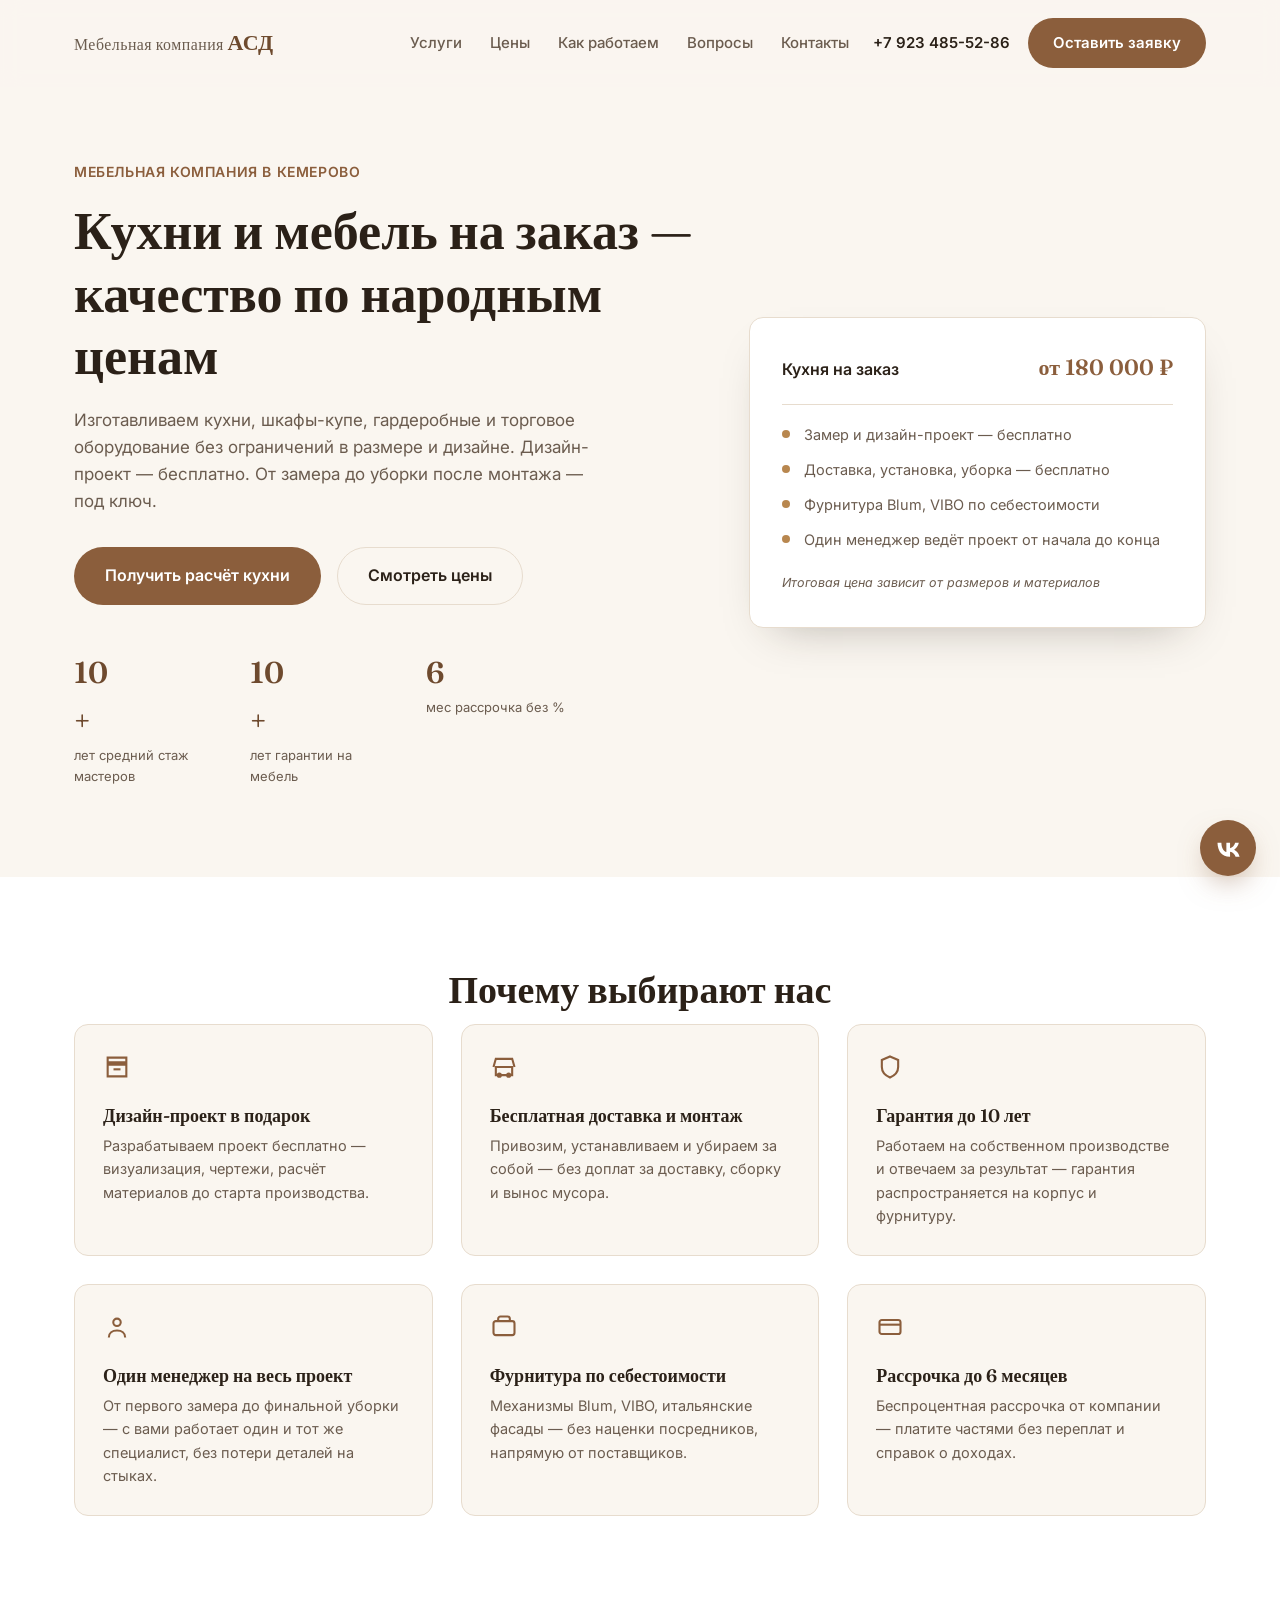
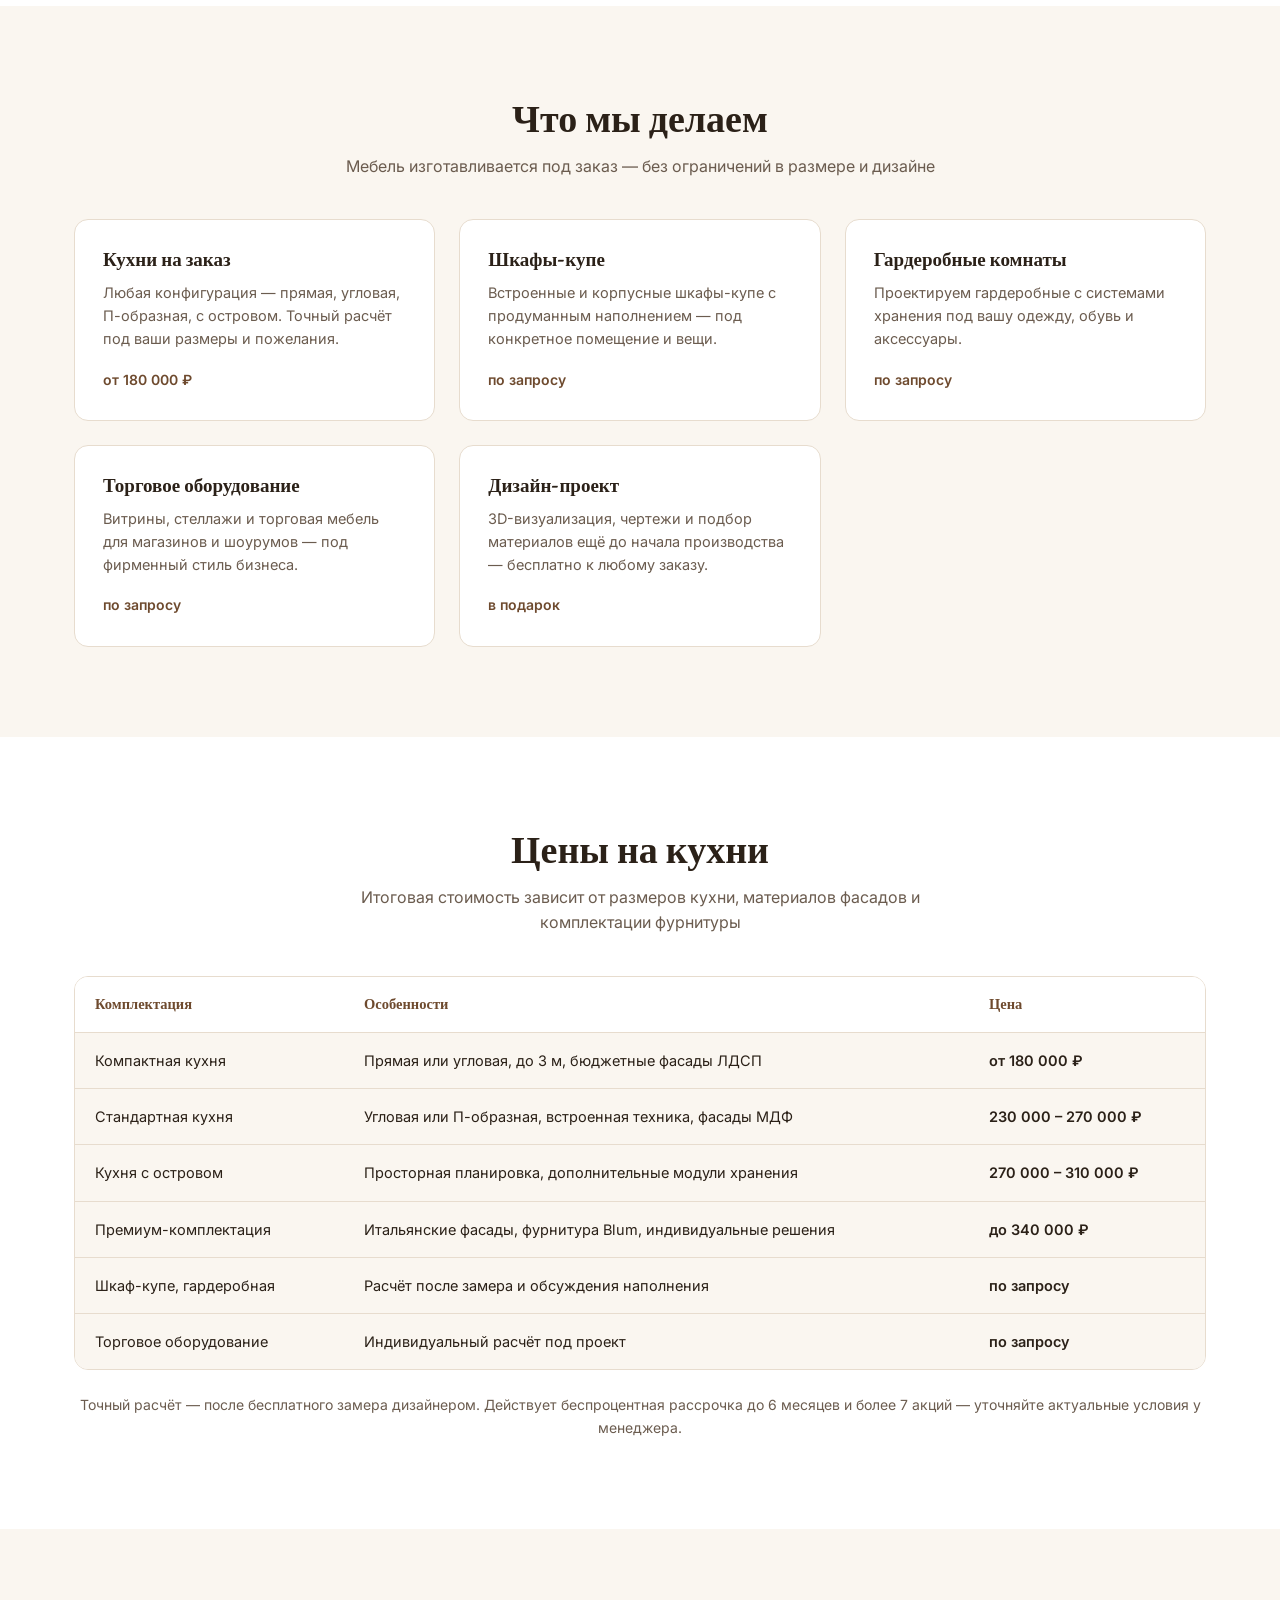
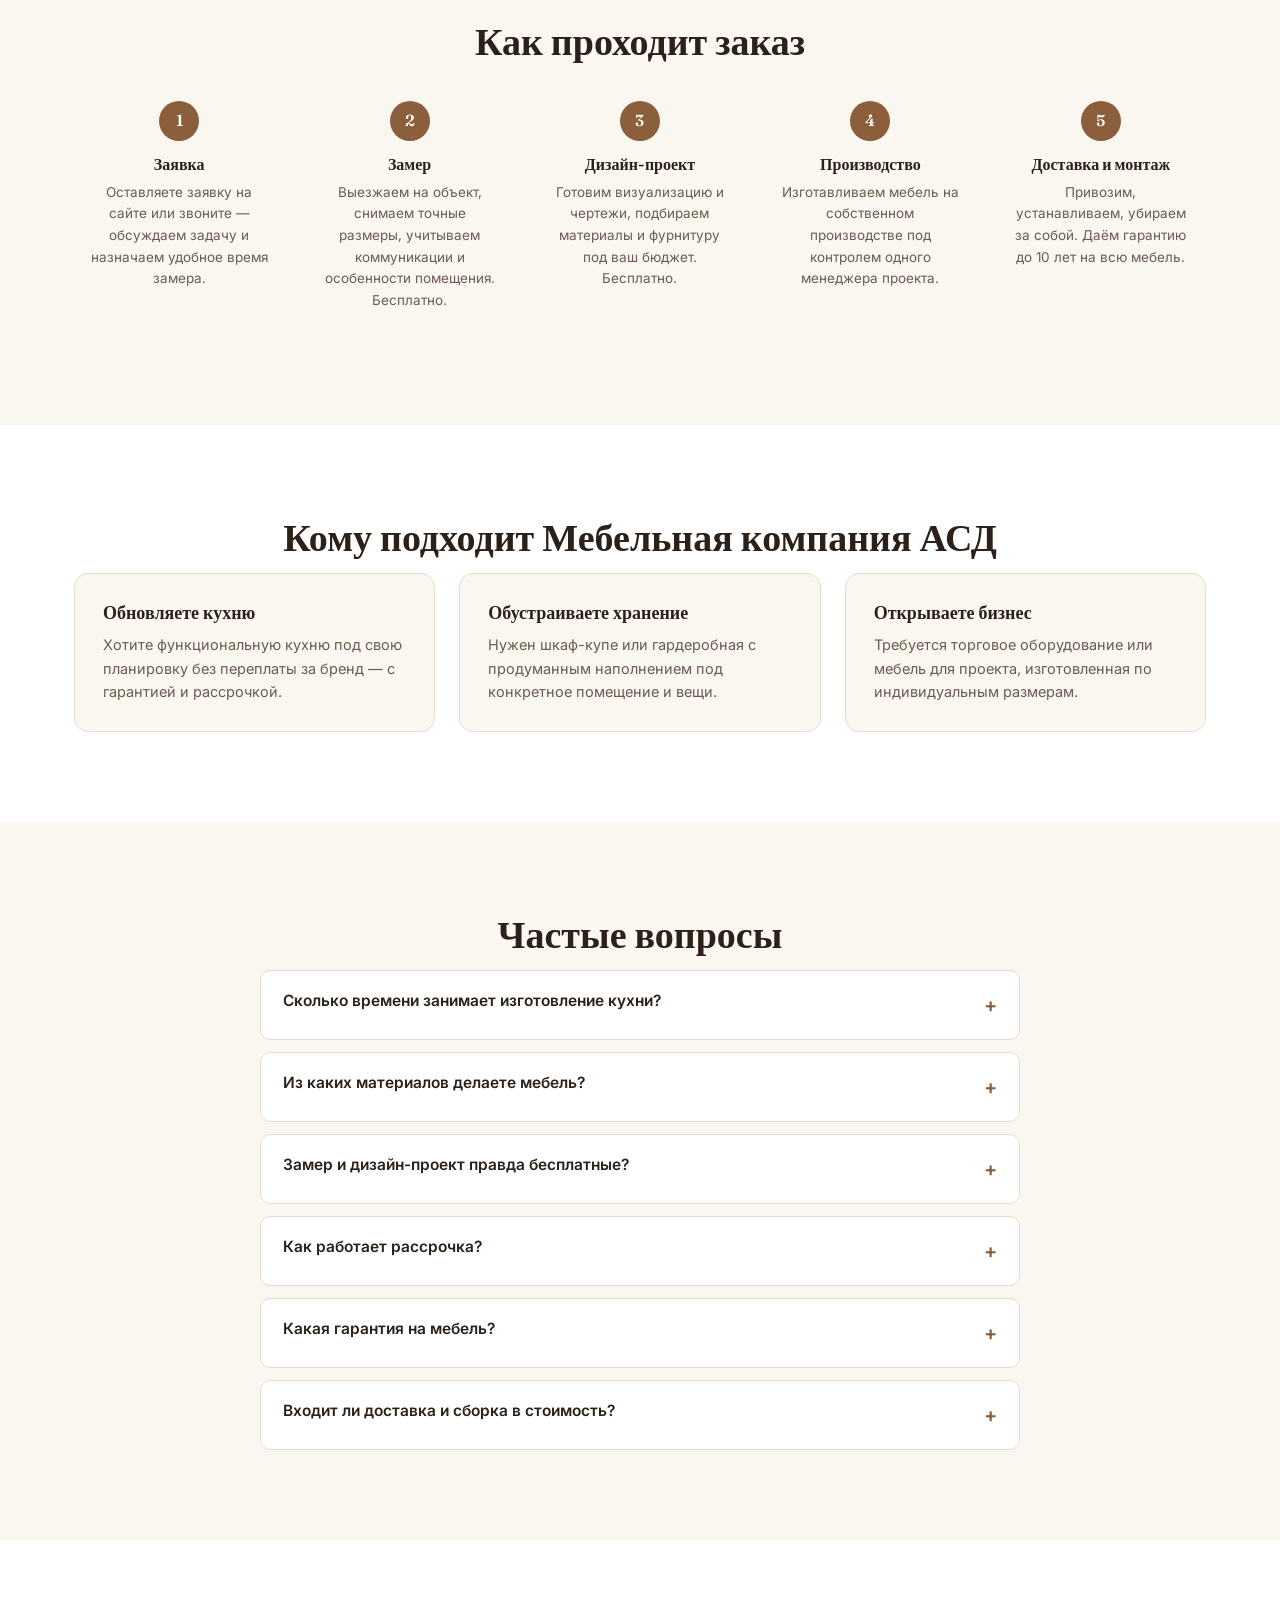
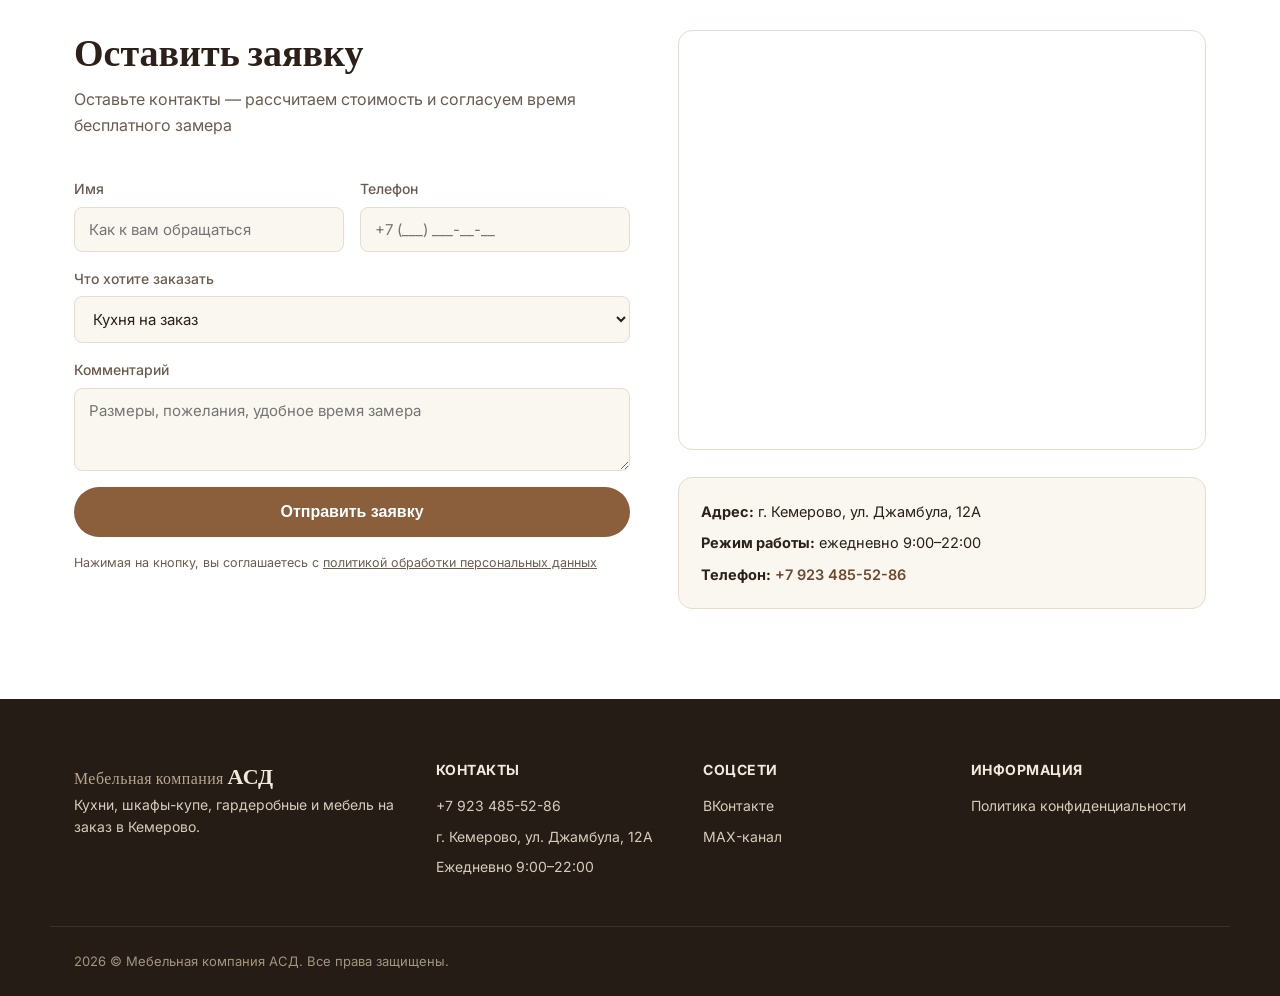
<file: index.html>
<!DOCTYPE html>
<html lang="ru">
<head>
<meta charset="UTF-8">
<meta name="viewport" content="width=device-width, initial-scale=1.0">
<title>Мебельная компания АСД — кухни и мебель на заказ в Кемерово</title>
<meta name="description" content="Кухни, шкафы-купе, гардеробные и мебель на заказ в Кемерово. Дизайн-проект в подарок, гарантия до 10 лет, рассрочка без %.">
<link rel="preconnect" href="https://fonts.googleapis.com">
<link rel="preconnect" href="https://fonts.gstatic.com" crossorigin>
<link href="https://fonts.googleapis.com/css2?family=Inter:wght@400;500;600;700;800&family=Fraunces:opsz,wght@9..144,500;9..144,600;9..144,700&display=swap" rel="stylesheet">
<link rel="stylesheet" href="styles.css">
</head>
<body>

<header class="header" id="header">
  <div class="container header__inner">
    <a href="#top" class="logo"><span class="logo__prefix">Мебельная компания </span>АСД</a>
    <button class="burger" id="burger" aria-label="Меню">
      <span></span><span></span><span></span>
    </button>
    <nav class="nav" id="nav">
      <a href="#services">Услуги</a>
      <a href="#prices">Цены</a>
      <a href="#process">Как работаем</a>
      <a href="#faq">Вопросы</a>
      <a href="#contacts">Контакты</a>
    </nav>
    <div class="header__actions">
      <a href="tel:+79234855286" class="header__phone">+7 923 485-52-86</a>
      <a href="#lead" class="btn btn--accent header__cta">Оставить заявку</a>
    </div>
  </div>
</header>

<main id="top">

  <section class="hero">
    <div class="container hero__inner">
      <div class="hero__text">
        <p class="eyebrow">Мебельная компания в Кемерово</p>
        <h1>Кухни и мебель на заказ — качество по народным ценам</h1>
        <p class="hero__lead">Изготавливаем кухни, шкафы-купе, гардеробные и торговое оборудование без ограничений в размере и дизайне. Дизайн-проект — бесплатно. От замера до уборки после монтажа — под ключ.</p>
        <div class="hero__cta">
          <a href="#lead" class="btn btn--accent btn--lg">Получить расчёт кухни</a>
          <a href="#prices" class="btn btn--ghost btn--lg">Смотреть цены</a>
        </div>
        <div class="hero__stats">
          <div class="stat"><span class="stat__num" data-target="10">0</span><span class="stat__plus">+</span><span class="stat__label">лет средний стаж мастеров</span></div>
          <div class="stat"><span class="stat__num" data-target="10">0</span><span class="stat__plus">+</span><span class="stat__label">лет гарантии на мебель</span></div>
          <div class="stat"><span class="stat__num" data-target="6">0</span><span class="stat__label">мес рассрочка без %</span></div>
        </div>
      </div>
      <div class="hero__card">
        <div class="hero__card-row">
          <span class="hero__card-label">Кухня на заказ</span>
          <span class="hero__card-price">от 180 000 ₽</span>
        </div>
        <ul class="hero__card-list">
          <li>Замер и дизайн-проект — бесплатно</li>
          <li>Доставка, установка, уборка — бесплатно</li>
          <li>Фурнитура Blum, VIBO по себестоимости</li>
          <li>Один менеджер ведёт проект от начала до конца</li>
        </ul>
        <span class="hero__card-note">Итоговая цена зависит от размеров и материалов</span>
      </div>
    </div>
  </section>

  <section class="adv" id="advantages">
    <div class="container">
      <h2 class="section-title">Почему выбирают нас</h2>
      <div class="adv__grid">
        <div class="adv__item">
          <div class="adv__icon"><svg width="28" height="28" viewBox="0 0 24 24" fill="none" stroke="currentColor" stroke-width="1.8"><path d="M4 4h16v4H4zM4 10h16v10H4z"/><path d="M9 14h6"/></svg></div>
          <h3>Дизайн-проект в подарок</h3>
          <p>Разрабатываем проект бесплатно — визуализация, чертежи, расчёт материалов до старта производства.</p>
        </div>
        <div class="adv__item">
          <div class="adv__icon"><svg width="28" height="28" viewBox="0 0 24 24" fill="none" stroke="currentColor" stroke-width="1.8"><path d="M3 12l2-7h14l2 7"/><path d="M5 12h14v7H5z"/><circle cx="8" cy="19" r="1.3"/><circle cx="16" cy="19" r="1.3"/></svg></div>
          <h3>Бесплатная доставка и монтаж</h3>
          <p>Привозим, устанавливаем и убираем за собой — без доплат за доставку, сборку и вынос мусора.</p>
        </div>
        <div class="adv__item">
          <div class="adv__icon"><svg width="28" height="28" viewBox="0 0 24 24" fill="none" stroke="currentColor" stroke-width="1.8"><path d="M12 3l7 3v6c0 5-3.5 7.5-7 9-3.5-1.5-7-4-7-9V6z"/></svg></div>
          <h3>Гарантия до 10 лет</h3>
          <p>Работаем на собственном производстве и отвечаем за результат — гарантия распространяется на корпус и фурнитуру.</p>
        </div>
        <div class="adv__item">
          <div class="adv__icon"><svg width="28" height="28" viewBox="0 0 24 24" fill="none" stroke="currentColor" stroke-width="1.8"><circle cx="12" cy="8" r="3.2"/><path d="M5 21c0-4 3-6 7-6s7 2 7 6"/></svg></div>
          <h3>Один менеджер на весь проект</h3>
          <p>От первого замера до финальной уборки — с вами работает один и тот же специалист, без потери деталей на стыках.</p>
        </div>
        <div class="adv__item">
          <div class="adv__icon"><svg width="28" height="28" viewBox="0 0 24 24" fill="none" stroke="currentColor" stroke-width="1.8"><rect x="3" y="7" width="18" height="12" rx="2"/><path d="M7 7V5a2 2 0 012-2h6a2 2 0 012 2v2"/></svg></div>
          <h3>Фурнитура по себестоимости</h3>
          <p>Механизмы Blum, VIBO, итальянские фасады — без наценки посредников, напрямую от поставщиков.</p>
        </div>
        <div class="adv__item">
          <div class="adv__icon"><svg width="28" height="28" viewBox="0 0 24 24" fill="none" stroke="currentColor" stroke-width="1.8"><rect x="3" y="6" width="18" height="12" rx="2"/><path d="M3 10h18"/></svg></div>
          <h3>Рассрочка до 6 месяцев</h3>
          <p>Беспроцентная рассрочка от компании — платите частями без переплат и справок о доходах.</p>
        </div>
      </div>
    </div>
  </section>

  <section class="srv" id="services">
    <div class="container">
      <h2 class="section-title">Что мы делаем</h2>
      <p class="section-sub">Мебель изготавливается под заказ — без ограничений в размере и дизайне</p>
      <div class="srv__grid">
        <div class="srv__item">
          <h3>Кухни на заказ</h3>
          <p>Любая конфигурация — прямая, угловая, П-образная, с островом. Точный расчёт под ваши размеры и пожелания.</p>
          <span class="srv__price">от 180 000 ₽</span>
        </div>
        <div class="srv__item">
          <h3>Шкафы-купе</h3>
          <p>Встроенные и корпусные шкафы-купе с продуманным наполнением — под конкретное помещение и вещи.</p>
          <span class="srv__price">по запросу</span>
        </div>
        <div class="srv__item">
          <h3>Гардеробные комнаты</h3>
          <p>Проектируем гардеробные с системами хранения под вашу одежду, обувь и аксессуары.</p>
          <span class="srv__price">по запросу</span>
        </div>
        <div class="srv__item">
          <h3>Торговое оборудование</h3>
          <p>Витрины, стеллажи и торговая мебель для магазинов и шоурумов — под фирменный стиль бизнеса.</p>
          <span class="srv__price">по запросу</span>
        </div>
        <div class="srv__item">
          <h3>Дизайн-проект</h3>
          <p>3D-визуализация, чертежи и подбор материалов ещё до начала производства — бесплатно к любому заказу.</p>
          <span class="srv__price">в подарок</span>
        </div>
      </div>
    </div>
  </section>

  <section class="pricing" id="prices">
    <div class="container">
      <h2 class="section-title">Цены на кухни</h2>
      <p class="section-sub">Итоговая стоимость зависит от размеров кухни, материалов фасадов и комплектации фурнитуры</p>
      <div class="pricing__table-wrap">
        <table class="pricing__table">
          <thead>
            <tr><th>Комплектация</th><th>Особенности</th><th>Цена</th></tr>
          </thead>
          <tbody>
            <tr><td>Компактная кухня</td><td>Прямая или угловая, до 3 м, бюджетные фасады ЛДСП</td><td>от 180 000 ₽</td></tr>
            <tr><td>Стандартная кухня</td><td>Угловая или П-образная, встроенная техника, фасады МДФ</td><td>230 000 – 270 000 ₽</td></tr>
            <tr><td>Кухня с островом</td><td>Просторная планировка, дополнительные модули хранения</td><td>270 000 – 310 000 ₽</td></tr>
            <tr><td>Премиум-комплектация</td><td>Итальянские фасады, фурнитура Blum, индивидуальные решения</td><td>до 340 000 ₽</td></tr>
            <tr><td>Шкаф-купе, гардеробная</td><td>Расчёт после замера и обсуждения наполнения</td><td>по запросу</td></tr>
            <tr><td>Торговое оборудование</td><td>Индивидуальный расчёт под проект</td><td>по запросу</td></tr>
          </tbody>
        </table>
      </div>
      <p class="pricing__note">Точный расчёт — после бесплатного замера дизайнером. Действует беспроцентная рассрочка до 6 месяцев и более 7 акций — уточняйте актуальные условия у менеджера.</p>
    </div>
  </section>

  <section class="process" id="process">
    <div class="container">
      <h2 class="section-title">Как проходит заказ</h2>
      <div class="process__grid">
        <div class="step"><span class="step__num">1</span><h3>Заявка</h3><p>Оставляете заявку на сайте или звоните — обсуждаем задачу и назначаем удобное время замера.</p></div>
        <div class="step"><span class="step__num">2</span><h3>Замер</h3><p>Выезжаем на объект, снимаем точные размеры, учитываем коммуникации и особенности помещения. Бесплатно.</p></div>
        <div class="step"><span class="step__num">3</span><h3>Дизайн-проект</h3><p>Готовим визуализацию и чертежи, подбираем материалы и фурнитуру под ваш бюджет. Бесплатно.</p></div>
        <div class="step"><span class="step__num">4</span><h3>Производство</h3><p>Изготавливаем мебель на собственном производстве под контролем одного менеджера проекта.</p></div>
        <div class="step"><span class="step__num">5</span><h3>Доставка и монтаж</h3><p>Привозим, устанавливаем, убираем за собой. Даём гарантию до 10 лет на всю мебель.</p></div>
      </div>
    </div>
  </section>

  <section class="who" id="who">
    <div class="container">
      <h2 class="section-title">Кому подходит Мебельная компания АСД</h2>
      <div class="who__grid">
        <div class="who__item">
          <h3>Обновляете кухню</h3>
          <p>Хотите функциональную кухню под свою планировку без переплаты за бренд — с гарантией и рассрочкой.</p>
        </div>
        <div class="who__item">
          <h3>Обустраиваете хранение</h3>
          <p>Нужен шкаф-купе или гардеробная с продуманным наполнением под конкретное помещение и вещи.</p>
        </div>
        <div class="who__item">
          <h3>Открываете бизнес</h3>
          <p>Требуется торговое оборудование или мебель для проекта, изготовленная по индивидуальным размерам.</p>
        </div>
      </div>
    </div>
  </section>

  <section class="faq" id="faq">
    <div class="container">
      <h2 class="section-title">Частые вопросы</h2>
      <div class="faq__list">
        <details class="faq__item">
          <summary>Сколько времени занимает изготовление кухни?</summary>
          <p>Срок зависит от сложности проекта и загрузки производства — точные сроки менеджер называет после утверждения дизайн-проекта и материалов.</p>
        </details>
        <details class="faq__item">
          <summary>Из каких материалов делаете мебель?</summary>
          <p>Работаем с ЛДСП, МДФ и итальянскими фасадами, фурнитурой Blum и VIBO — материал подбирается под бюджет и задачу.</p>
        </details>
        <details class="faq__item">
          <summary>Замер и дизайн-проект правда бесплатные?</summary>
          <p>Да, выезд замерщика и разработка дизайн-проекта с визуализацией входят в стоимость заказа без доплат.</p>
        </details>
        <details class="faq__item">
          <summary>Как работает рассрочка?</summary>
          <p>Действует беспроцентная рассрочка до 6 месяцев от компании — без банка и справок о доходах. Условия уточняйте у менеджера.</p>
        </details>
        <details class="faq__item">
          <summary>Какая гарантия на мебель?</summary>
          <p>Даём гарантию до 10 лет на корпус и фурнитуру — конкретный срок зависит от выбранной комплектации.</p>
        </details>
        <details class="faq__item">
          <summary>Входит ли доставка и сборка в стоимость?</summary>
          <p>Да, доставка, установка и уборка после монтажа — бесплатно, отдельно оплачивать не нужно.</p>
        </details>
      </div>
    </div>
  </section>

  <section class="lead" id="lead">
    <div class="container lead__inner">
      <div class="lead__form-col">
        <h2 class="section-title">Оставить заявку</h2>
        <p class="section-sub">Оставьте контакты — рассчитаем стоимость и согласуем время бесплатного замера</p>
        <form id="leadForm" class="form">
          <input type="text" name="_gotcha" style="display:none" tabindex="-1" autocomplete="off">
          <div class="form__row">
            <label>Имя
              <input type="text" name="name" required placeholder="Как к вам обращаться">
            </label>
            <label>Телефон
              <input type="tel" name="phone" required placeholder="+7 (___) ___-__-__">
            </label>
          </div>
          <label>Что хотите заказать
            <select name="topic">
              <option>Кухня на заказ</option>
              <option>Шкаф-купе</option>
              <option>Гардеробная</option>
              <option>Торговое оборудование</option>
              <option>Другое</option>
            </select>
          </label>
          <label>Комментарий
            <textarea name="comment" rows="3" placeholder="Размеры, пожелания, удобное время замера"></textarea>
          </label>
          <button type="submit" class="btn btn--accent btn--lg">Отправить заявку</button>
          <p class="form__hint">Нажимая на кнопку, вы соглашаетесь с <a href="privacy.html">политикой обработки персональных данных</a></p>
        </form>
      </div>
      <div class="lead__map-col">
        <iframe class="map" src="https://yandex.ru/map-widget/v1/?ll=86.087314%2C55.354968&z=16&pt=86.087314,55.354968,pm2rdl" width="100%" height="420" frameborder="0" loading="lazy"></iframe>
        <div class="contact-card">
          <p><strong>Адрес:</strong> г. Кемерово, ул. Джамбула, 12А</p>
          <p><strong>Режим работы:</strong> ежедневно 9:00–22:00</p>
          <p><strong>Телефон:</strong> <a href="tel:+79234855286">+7 923 485-52-86</a></p>
        </div>
      </div>
    </div>
  </section>

</main>

<footer class="footer" id="contacts">
  <div class="container footer__inner">
    <div class="footer__col">
      <a href="#top" class="logo logo--footer"><span class="logo__prefix">Мебельная компания </span>АСД</a>
      <p>Кухни, шкафы-купе, гардеробные и мебель на заказ в Кемерово.</p>
    </div>
    <div class="footer__col">
      <h4>Контакты</h4>
      <p><a href="tel:+79234855286">+7 923 485-52-86</a></p>
      <p>г. Кемерово, ул. Джамбула, 12А</p>
      <p>Ежедневно 9:00–22:00</p>
    </div>
    <div class="footer__col">
      <h4>Соцсети</h4>
      <p><a href="https://vk.ru/acdmebel42" target="_blank" rel="noopener">ВКонтакте</a></p>
      <p><a href="https://max.ru/join/kYdpBZYEXZO_QG8hl90UPjBSEVDGs0-ZWPOZXx7GURY" target="_blank" rel="noopener">MAX-канал</a></p>
    </div>
    <div class="footer__col">
      <h4>Информация</h4>
      <p><a href="privacy.html">Политика конфиденциальности</a></p>
    </div>
  </div>
  <div class="container footer__bottom">
    <span id="year"></span> © Мебельная компания АСД. Все права защищены.
  </div>
</footer>

<a href="https://vk.ru/acdmebel42" target="_blank" rel="noopener" class="fab" aria-label="Написать во ВКонтакте">
  <svg width="26" height="26" viewBox="0 0 24 24" fill="currentColor"><path d="M13.5 20c-7 0-11-4.8-11.2-12.8h3.6c.1 5.7 2.6 8.1 4.6 8.6V7.2h3.4v5c1.9-.2 4-2.5 4.7-5h3.4c-.5 3-2.7 5.3-4.3 6.3 1.6.8 4.1 2.8 5 6.5h-3.7c-.7-2.4-2.6-4.3-5.1-4.6v4.6h-.4z"/></svg>
</a>

<script src="script.js"></script>
</body>
</html>
</file>
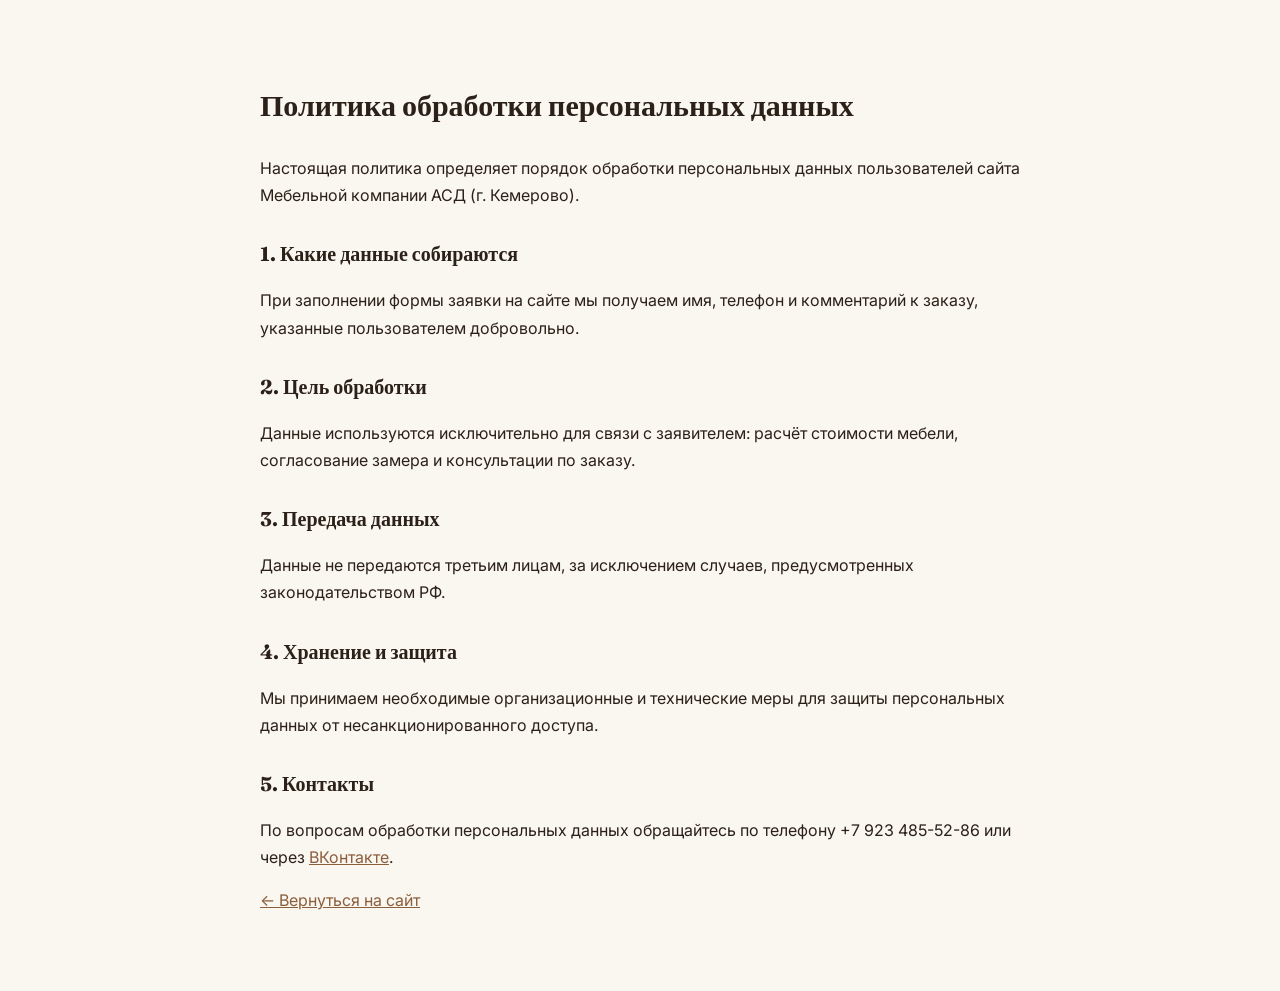
<file: privacy.html>
<!DOCTYPE html>
<html lang="ru">
<head>
<meta charset="UTF-8">
<meta name="viewport" content="width=device-width, initial-scale=1.0">
<title>Политика конфиденциальности — Мебельная компания АСД</title>
<link href="https://fonts.googleapis.com/css2?family=Inter:wght@400;500;600;700&family=Fraunces:opsz,wght@9..144,600&display=swap" rel="stylesheet">
<style>
  body { font-family: 'Inter', sans-serif; max-width: 760px; margin: 0 auto; padding: 60px 24px; color: #2b2118; line-height: 1.7; background: #faf6f0; }
  h1 { font-family: 'Fraunces', serif; font-size: 30px; margin-bottom: 24px; }
  h2 { font-family: 'Fraunces', serif; font-size: 20px; margin: 28px 0 10px; }
  a { color: #8b5e3c; }
</style>
</head>
<body>
  <h1>Политика обработки персональных данных</h1>
  <p>Настоящая политика определяет порядок обработки персональных данных пользователей сайта Мебельной компании АСД (г. Кемерово).</p>

  <h2>1. Какие данные собираются</h2>
  <p>При заполнении формы заявки на сайте мы получаем имя, телефон и комментарий к заказу, указанные пользователем добровольно.</p>

  <h2>2. Цель обработки</h2>
  <p>Данные используются исключительно для связи с заявителем: расчёт стоимости мебели, согласование замера и консультации по заказу.</p>

  <h2>3. Передача данных</h2>
  <p>Данные не передаются третьим лицам, за исключением случаев, предусмотренных законодательством РФ.</p>

  <h2>4. Хранение и защита</h2>
  <p>Мы принимаем необходимые организационные и технические меры для защиты персональных данных от несанкционированного доступа.</p>

  <h2>5. Контакты</h2>
  <p>По вопросам обработки персональных данных обращайтесь по телефону +7 923 485-52-86 или через <a href="https://vk.ru/acdmebel42">ВКонтакте</a>.</p>

  <p><a href="index.html">← Вернуться на сайт</a></p>
</body>
</html>
</file>
<file: styles.css>
:root {
  --bg: #faf6f0;
  --bg-alt: #f2e5d5;
  --surface: #ffffff;
  --text: #2b2118;
  --text-soft: #6b5c4f;
  --walnut: #8b5e3c;
  --walnut-dark: #6e4a2e;
  --gold: #b8874f;
  --border: #e7dcce;
  --shadow: 0 20px 45px -25px rgba(43,33,24,0.35);
  --radius: 14px;
}

* { box-sizing: border-box; margin: 0; padding: 0; }

html { scroll-behavior: smooth; }

body {
  font-family: 'Inter', sans-serif;
  background: var(--bg);
  color: var(--text);
  line-height: 1.6;
  -webkit-font-smoothing: antialiased;
}

h1, h2, h3 {
  font-family: 'Fraunces', serif;
  font-weight: 600;
  line-height: 1.2;
  color: var(--text);
}

a { color: inherit; text-decoration: none; }

img { max-width: 100%; display: block; }

.container {
  max-width: 1180px;
  margin: 0 auto;
  padding: 0 24px;
}

.section-title {
  font-size: clamp(28px, 3.5vw, 38px);
  margin-bottom: 12px;
  text-align: center;
}

.section-sub {
  text-align: center;
  color: var(--text-soft);
  max-width: 640px;
  margin: 0 auto 40px;
  font-size: 16px;
}

.btn {
  display: inline-flex;
  align-items: center;
  justify-content: center;
  padding: 12px 24px;
  border-radius: 999px;
  font-weight: 600;
  font-size: 15px;
  border: 1px solid transparent;
  cursor: pointer;
  transition: transform .15s ease, box-shadow .15s ease, background .15s ease;
  white-space: nowrap;
}
.btn--accent {
  background: var(--walnut);
  color: #fff;
}
.btn--accent:hover { background: var(--walnut-dark); transform: translateY(-1px); }
.btn--ghost {
  background: transparent;
  border-color: var(--border);
  color: var(--text);
}
.btn--ghost:hover { border-color: var(--walnut); color: var(--walnut); }
.btn--lg { padding: 15px 30px; font-size: 16px; }

/* Header */
.header {
  position: sticky;
  top: 0;
  z-index: 100;
  background: rgba(250,246,240,0.9);
  backdrop-filter: blur(10px);
  border-bottom: 1px solid transparent;
  transition: border-color .2s ease, box-shadow .2s ease;
}
.header.scrolled {
  border-color: var(--border);
  box-shadow: 0 8px 24px -18px rgba(43,33,24,0.4);
}
.header__inner {
  display: flex;
  align-items: center;
  gap: 24px;
  min-width: 0;
  padding: 18px 24px;
}
.logo {
  font-family: 'Fraunces', serif;
  font-weight: 700;
  font-size: 22px;
  color: var(--walnut-dark);
  flex-shrink: 0;
  letter-spacing: 0.5px;
}
.logo__prefix { color: var(--text-soft); font-weight: 500; font-size: 0.72em; }
.nav {
  display: flex;
  gap: 28px;
  margin-left: auto;
}
.nav a {
  font-size: 15px;
  font-weight: 500;
  color: var(--text-soft);
  white-space: nowrap;
  transition: color .15s ease;
}
.nav a:hover { color: var(--walnut); }
.header__actions {
  display: flex;
  align-items: center;
  gap: 18px;
  flex-shrink: 0;
}
.header__phone {
  font-weight: 600;
  font-size: 15px;
  white-space: nowrap;
}
.burger {
  display: none;
  flex-direction: column;
  gap: 5px;
  background: none;
  border: none;
  cursor: pointer;
  padding: 6px;
}
.burger span {
  width: 22px;
  height: 2px;
  background: var(--text);
  transition: transform .2s ease, opacity .2s ease;
}
.burger.is-open span:nth-child(1) { transform: translateY(7px) rotate(45deg); }
.burger.is-open span:nth-child(2) { opacity: 0; }
.burger.is-open span:nth-child(3) { transform: translateY(-7px) rotate(-45deg); }

/* Hero */
.hero { padding: 72px 0 90px; }
.hero__inner {
  display: grid;
  grid-template-columns: 1.15fr 0.85fr;
  gap: 56px;
  align-items: center;
}
.eyebrow {
  display: inline-block;
  color: var(--walnut);
  font-weight: 600;
  font-size: 14px;
  letter-spacing: 0.6px;
  text-transform: uppercase;
  margin-bottom: 16px;
}
.hero h1 {
  font-size: clamp(34px, 4.5vw, 52px);
  margin-bottom: 20px;
}
.hero__lead {
  font-size: 17px;
  color: var(--text-soft);
  max-width: 520px;
  margin-bottom: 32px;
}
.hero__cta { display: flex; gap: 16px; flex-wrap: wrap; margin-bottom: 44px; }
.hero__stats { display: flex; gap: 36px; flex-wrap: wrap; }
.stat { display: flex; flex-direction: column; }
.stat__num, .stat__plus {
  font-family: 'Fraunces', serif;
  font-size: 30px;
  font-weight: 600;
  color: var(--walnut-dark);
  display: inline-block;
}
.stat__label { font-size: 13px; color: var(--text-soft); max-width: 140px; }

.hero__card {
  background: var(--surface);
  border: 1px solid var(--border);
  border-radius: var(--radius);
  padding: 32px;
  box-shadow: var(--shadow);
}
.hero__card-row {
  display: flex;
  justify-content: space-between;
  align-items: baseline;
  border-bottom: 1px solid var(--border);
  padding-bottom: 18px;
  margin-bottom: 18px;
}
.hero__card-label { font-weight: 600; font-size: 16px; }
.hero__card-price { font-family: 'Fraunces', serif; font-size: 22px; color: var(--walnut); font-weight: 600; }
.hero__card-list { list-style: none; display: flex; flex-direction: column; gap: 12px; margin-bottom: 18px; }
.hero__card-list li {
  font-size: 14.5px;
  color: var(--text-soft);
  padding-left: 22px;
  position: relative;
}
.hero__card-list li::before {
  content: '';
  position: absolute;
  left: 0; top: 7px;
  width: 8px; height: 8px;
  border-radius: 50%;
  background: var(--gold);
}
.hero__card-note { font-size: 12.5px; color: var(--text-soft); font-style: italic; }

/* Advantages */
.adv { padding: 90px 0; background: var(--surface); }
.adv__grid {
  display: grid;
  grid-template-columns: repeat(3, 1fr);
  gap: 28px;
}
.adv__item {
  padding: 28px;
  border-radius: var(--radius);
  border: 1px solid var(--border);
  background: var(--bg);
  opacity: 0; transform: translateY(16px);
}
.adv__icon { color: var(--walnut); margin-bottom: 16px; }
.adv__item h3 { font-size: 18px; margin-bottom: 8px; }
.adv__item p { font-size: 14.5px; color: var(--text-soft); }

/* Services */
.srv { padding: 90px 0; }
.srv__grid {
  display: grid;
  grid-template-columns: repeat(3, 1fr);
  gap: 24px;
}
.srv__item {
  background: var(--surface);
  border: 1px solid var(--border);
  border-radius: var(--radius);
  padding: 28px;
  opacity: 0; transform: translateY(16px);
}
.srv__item h3 { font-size: 19px; margin-bottom: 10px; }
.srv__item p { font-size: 14.5px; color: var(--text-soft); margin-bottom: 16px; }
.srv__price {
  display: inline-block;
  font-weight: 600;
  color: var(--walnut-dark);
  font-size: 14px;
}

/* Pricing */
.pricing { padding: 90px 0; background: var(--surface); }
.pricing__table-wrap {
  overflow-x: auto;
  border-radius: var(--radius);
  border: 1px solid var(--border);
}
.pricing__table {
  width: 100%;
  border-collapse: collapse;
  min-width: 560px;
  background: var(--bg);
}
.pricing__table th, .pricing__table td {
  padding: 16px 20px;
  text-align: left;
  font-size: 14.5px;
  border-bottom: 1px solid var(--border);
}
.pricing__table th {
  font-family: 'Fraunces', serif;
  font-weight: 600;
  color: var(--walnut-dark);
  background: var(--surface);
}
.pricing__table td:last-child { font-weight: 600; white-space: nowrap; }
.pricing__table tr:last-child td { border-bottom: none; }
.pricing__note { text-align: center; color: var(--text-soft); font-size: 14px; margin-top: 24px; }

/* Process */
.process { padding: 90px 0; }
.process__grid {
  display: grid;
  grid-template-columns: repeat(5, 1fr);
  gap: 20px;
}
.step {
  text-align: center;
  padding: 24px 16px;
  opacity: 0; transform: translateY(16px);
}
.step__num {
  display: inline-flex;
  align-items: center;
  justify-content: center;
  width: 40px; height: 40px;
  border-radius: 50%;
  background: var(--walnut);
  color: #fff;
  font-family: 'Fraunces', serif;
  font-weight: 600;
  margin-bottom: 14px;
}
.step h3 { font-size: 16px; margin-bottom: 8px; }
.step p { font-size: 13.5px; color: var(--text-soft); }

/* Who */
.who { padding: 90px 0; background: var(--surface); }
.who__grid {
  display: grid;
  grid-template-columns: repeat(3, 1fr);
  gap: 24px;
}
.who__item {
  padding: 28px;
  border-radius: var(--radius);
  border: 1px solid var(--border);
  background: var(--bg);
  opacity: 0; transform: translateY(16px);
}
.who__item h3 { font-size: 18px; margin-bottom: 10px; }
.who__item p { font-size: 14.5px; color: var(--text-soft); }

/* FAQ */
.faq { padding: 90px 0; }
.faq__list { max-width: 760px; margin: 0 auto; display: flex; flex-direction: column; gap: 12px; }
.faq__item {
  border: 1px solid var(--border);
  border-radius: 10px;
  padding: 18px 22px;
  background: var(--surface);
  opacity: 0; transform: translateY(16px);
}
.faq__item summary {
  cursor: pointer;
  font-weight: 600;
  font-size: 15.5px;
  list-style: none;
}
.faq__item summary::-webkit-details-marker { display: none; }
.faq__item summary::after {
  content: '+';
  float: right;
  color: var(--walnut);
  font-size: 20px;
}
.faq__item[open] summary::after { content: '−'; }
.faq__item p { margin-top: 12px; color: var(--text-soft); font-size: 14.5px; }

/* Lead form */
.lead { padding: 90px 0; background: var(--surface); }
.lead__inner {
  display: grid;
  grid-template-columns: 1fr 1fr;
  gap: 48px;
  align-items: start;
}
.lead__form-col .section-title, .lead__form-col .section-sub { text-align: left; margin-left: 0; }
.form { display: flex; flex-direction: column; gap: 16px; }
.form__row { display: grid; grid-template-columns: 1fr 1fr; gap: 16px; }
.form label { display: flex; flex-direction: column; gap: 6px; font-size: 14px; font-weight: 500; color: var(--text-soft); }
.form input, .form select, .form textarea {
  font-family: 'Inter', sans-serif;
  border: 1px solid var(--border);
  border-radius: 8px;
  padding: 12px 14px;
  font-size: 15px;
  color: var(--text);
  background: var(--bg);
}
.form input:focus, .form select:focus, .form textarea:focus {
  outline: none;
  border-color: var(--walnut);
}
.form__hint { font-size: 12.5px; color: var(--text-soft); }
.form__hint a { text-decoration: underline; }

.map { border-radius: var(--radius); border: 1px solid var(--border); margin-bottom: 20px; }
.contact-card {
  background: var(--bg);
  border: 1px solid var(--border);
  border-radius: var(--radius);
  padding: 22px;
  display: flex;
  flex-direction: column;
  gap: 8px;
  font-size: 14.5px;
}
.contact-card a { font-weight: 600; color: var(--walnut-dark); }

/* Footer */
.footer { background: #241c15; color: #d8cbba; padding: 60px 0 0; }
.footer__inner {
  display: grid;
  grid-template-columns: 1.4fr 1fr 1fr 1fr;
  gap: 32px;
  padding-bottom: 40px;
  border-bottom: 1px solid rgba(255,255,255,0.1);
}
.footer .logo--footer { color: #f2e9dc; }
.footer .logo__prefix { color: #b8a690; }
.footer__col p { margin-bottom: 8px; font-size: 14px; }
.footer__col h4 { font-size: 14px; color: #f2e9dc; margin-bottom: 14px; text-transform: uppercase; letter-spacing: 0.5px; }
.footer__col a:hover { color: #fff; }
.footer__bottom {
  padding: 24px 24px;
  font-size: 13px;
  color: #a4957f;
}

.fab {
  position: fixed;
  bottom: 24px;
  right: 24px;
  width: 56px; height: 56px;
  border-radius: 50%;
  background: var(--walnut);
  color: #fff;
  display: flex;
  align-items: center;
  justify-content: center;
  box-shadow: 0 12px 30px -10px rgba(139,94,60,0.6);
  z-index: 90;
  transition: transform .15s ease;
}
.fab:hover { transform: scale(1.06); }

/* Reveal animation */
.reveal.is-visible { opacity: 1 !important; transform: none !important; transition: opacity .6s ease, transform .6s ease; }

/* Breakpoints */
@media (max-width: 1180px) {
  .nav { gap: 18px; }
  .nav a { font-size: 14px; }
}
@media (max-width: 1100px) {
  .nav {
    position: fixed;
    top: 72px; left: 0; right: 0;
    background: var(--surface);
    border-bottom: 1px solid var(--border);
    flex-direction: column;
    padding: 20px 24px;
    gap: 16px;
    transform: translateY(-12px);
    opacity: 0;
    pointer-events: none;
    transition: opacity .2s ease, transform .2s ease;
  }
  .nav.is-open { opacity: 1; transform: translateY(0); pointer-events: auto; }
  .burger { display: flex; }
  .adv__grid, .srv__grid, .who__grid { grid-template-columns: repeat(2, 1fr); }
  .process__grid { grid-template-columns: repeat(3, 1fr); }
}
@media (max-width: 900px) {
  .hero__inner { grid-template-columns: 1fr; }
  .hero__card { order: -1; }
  .lead__inner { grid-template-columns: 1fr; }
  .adv__grid, .srv__grid, .who__grid { grid-template-columns: repeat(2, 1fr); }
  .process__grid { grid-template-columns: repeat(2, 1fr); }
  .footer__inner { grid-template-columns: 1fr 1fr; }
}
@media (max-width: 560px) {
  .header__cta { display: none; }
  .form__row { grid-template-columns: 1fr; }
  .adv__grid, .srv__grid, .who__grid, .process__grid { grid-template-columns: 1fr; }
  .footer__inner { grid-template-columns: 1fr; }
  .hero__stats { gap: 24px; }
  .header .logo__prefix { display: none; }
}
</file>
